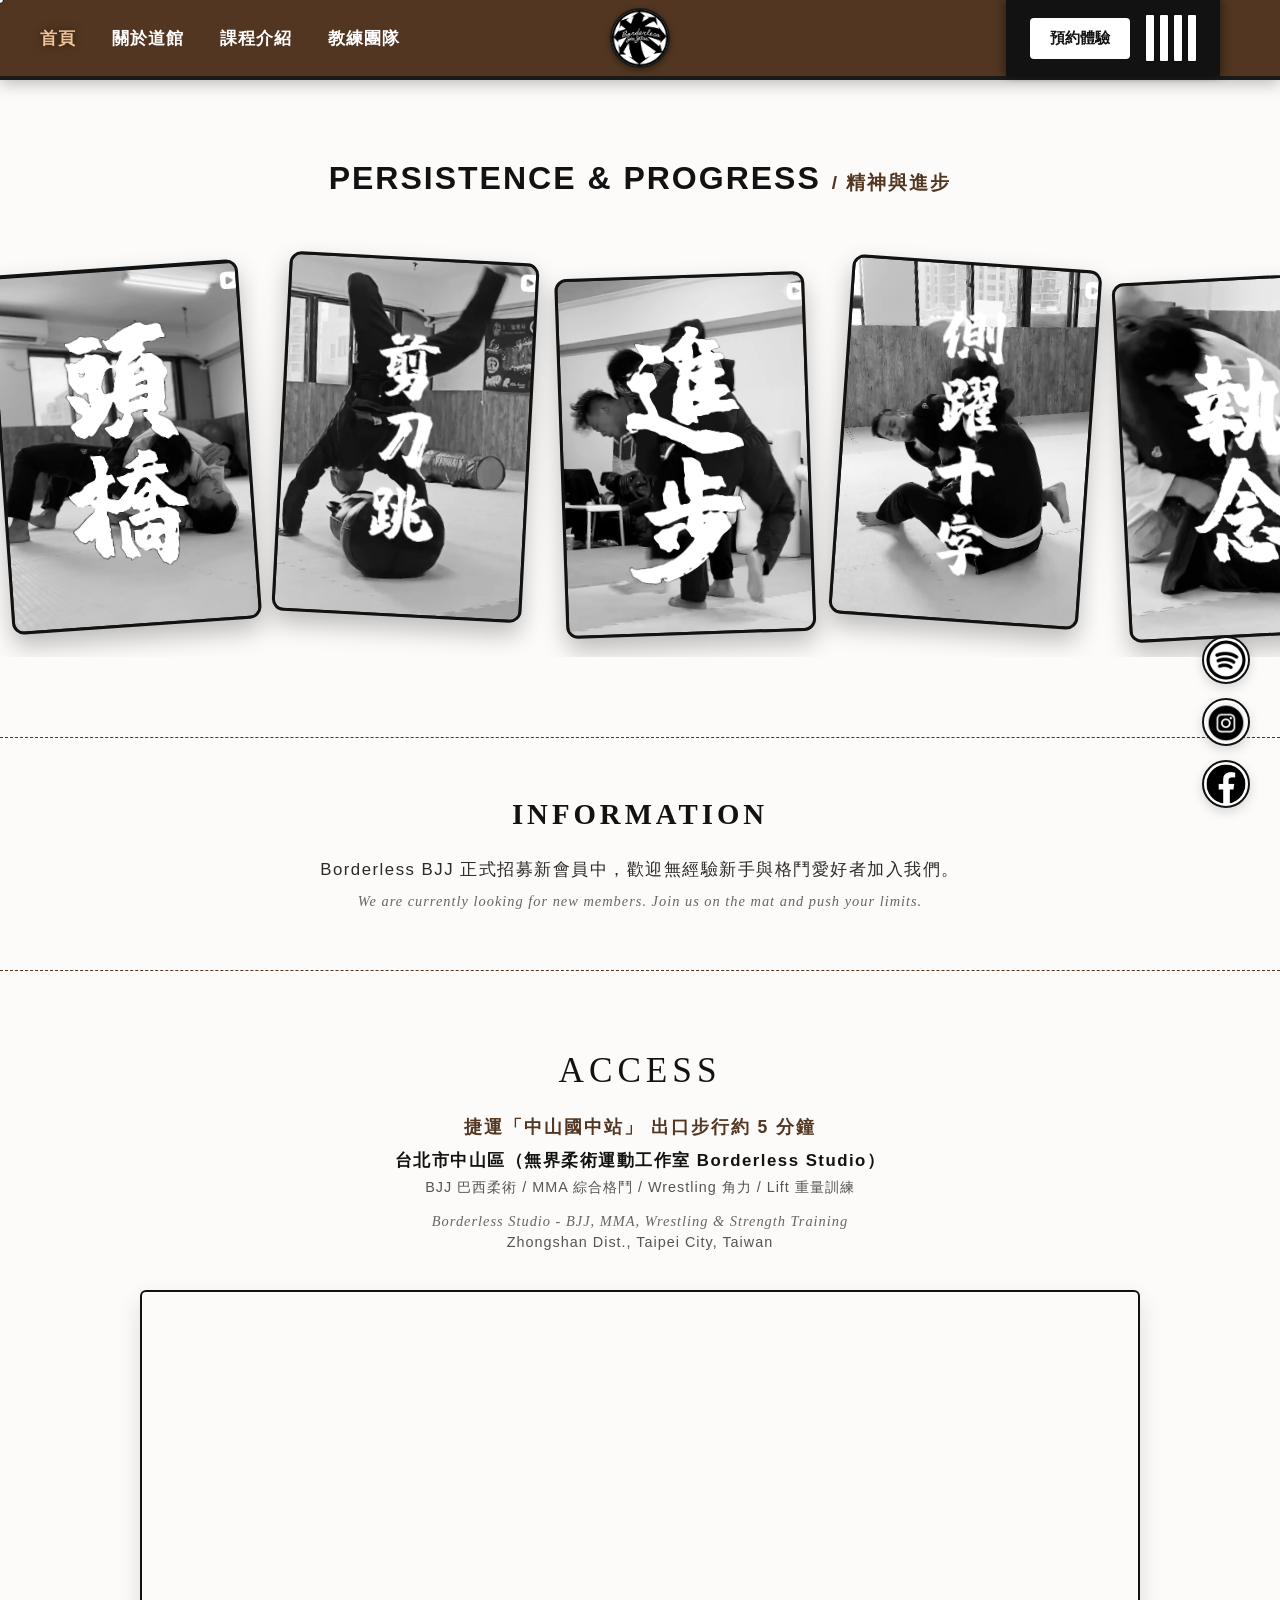
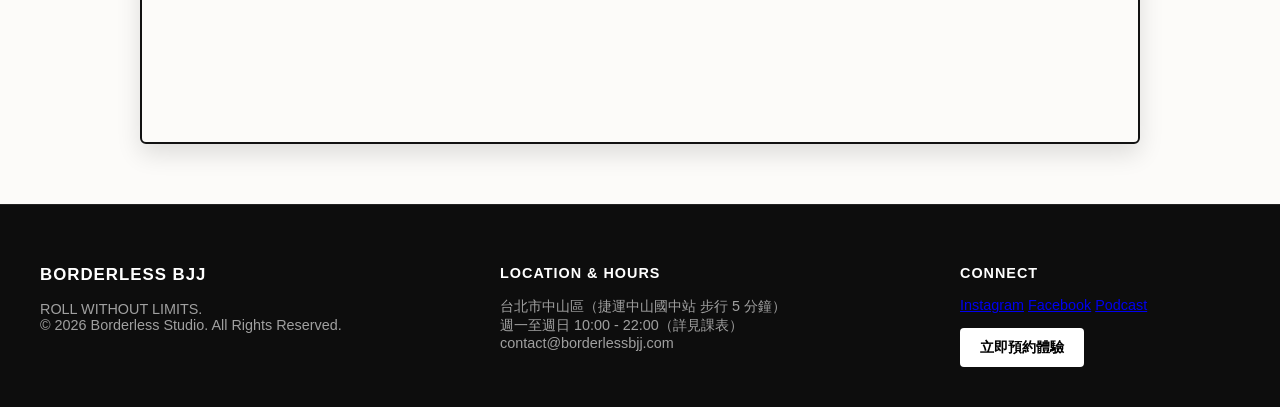
<file: index.html>
<!DOCTYPE html>
<html lang="zh-TW">
<head>
    <!-- 防 Clickjacking、防 XSS、強同源隔離 -->
    <meta http-equiv="Content-Security-Policy" content="default-src 'self' https://www.google.com https://open.spotify.com https://www.instagram.com; script-src 'self' 'unsafe-inline'; style-src 'self' 'unsafe-inline'; frame-src https://www.google.com; img-src 'self' data: https:;">
    <meta http-equiv="X-Content-Type-Options" content="nosniff">
    <meta name="referrer" content="strict-origin-when-cross-origin">
    
    <meta charset="UTF-8">
    <meta name="viewport" content="width=device-width, initial-scale=1.0">
    <title>Borderless BJJ | 無界柔術運動工作室</title>

    <!-- 基礎 SEO & 社群分享卡片 (LINE / IG 預覽) -->
    <meta name="description" content="Borderless BJJ 無界柔術運動工作室，鄰近捷運中山國中站。提供巴西柔術 (BJJ)、綜合格鬥 (MMA)、角力與重量訓練，歡迎新手預約體驗。">
    <meta property="og:title" content="Borderless BJJ | 無界柔術運動工作室">
    <meta property="og:description" content="台北市中山區格鬥訓練首選，提供巴西柔術、綜合格鬥與體能訓練。">
    <meta property="og:image" content="image/logo1.png">
    <meta property="og:type" content="website">

    <link rel="stylesheet" href="css/index.css">
</head>
<body>

    <!-- 0. 自訂鼠標元素 (必須存在於 body 內) -->
    <div class="cursor-dot" id="cursorDot"></div>
    <div class="cursor-ring" id="cursorRing"></div>

    <!-- 1. 柔術棕帶 Header -->
    <header class="navbar">
        <div class="nav-container">
            
            <!-- 手機版漢堡按鈕 (寬度小於 1080px 時由 CSS 喚醒) -->
            <button class="hamburger-btn" id="hamburgerBtn" aria-label="Toggle Menu">
                <span></span>
                <span></span>
                <span></span>
            </button>

            <!-- 桌面版導覽列 -->
            <nav class="nav-links">
                <a href="index.html" class="active">首頁</a>
                <a href="html/place.html">關於道館</a>
                <a href="html/class.html">課程介紹</a>
                <a href="html/team.html">教練團隊</a>
            </nav>

            <!-- 中心圓形 Logo -->
            <a href="index.html" class="nav-logo-center">
                <img src="image/logo1.png" alt="Borderless BJJ Logo">
            </a>

            <!-- 右側黑色 Rank Sleeve -->
            <div class="belt-black-sleeve">
                <a href="html/contact.html" class="btn-reserve">預約體驗</a>
                <div class="stripe-container">
                    <div class="stripe"></div>
                    <div class="stripe"></div>
                    <div class="stripe"></div>
                    <div class="stripe"></div>
                </div>
            </div>

        </div>
    </header>

    <!-- 1.1 手機版全螢幕抽屜選單 (緊接在 header 後方) -->
    <div class="mobile-menu" id="mobileMenu">
        <div class="mobile-menu-links">
            <a href="index.html" class="mobile-link active">首頁</a>
            <a href="html/place.html" class="mobile-link">關於道館</a>
            <a href="html/class.html" class="mobile-link">課程介紹</a>
            <a href="html/team.html" class="mobile-link">教練團隊</a>
            <a href="html/contact.html" class="mobile-link">預約體驗</a>
        </div>
    </div>

    <!-- 2. 方案 B：微傾斜迴轉橫向滾動區塊 -->
    <section class="tilting-marquee-section">
        <h2 class="section-title">PERSISTENCE & PROGRESS <span>/ 精神與進步</span></h2>
        
        <div class="tilting-marquee-wrapper">
            <div class="tilting-marquee-track">
                <!-- 第一組 6 張卡片 -->
                <div class="tilt-card card-1"><img src="image/slidewin/head.png" alt="Head"></div>
                <div class="tilt-card card-2"><img src="image/slidewin/jump.png" alt="Jump"></div>
                <div class="tilt-card card-3"><img src="image/slidewin/progress.png" alt="Progress"></div>
                <div class="tilt-card card-4"><img src="image/slidewin/side.png" alt="Side"></div>
                <div class="tilt-card card-5"><img src="image/slidewin/think.png" alt="Think"></div>
                <div class="tilt-card card-6"><img src="image/slidewin/walk.png" alt="Walk"></div>

                <!-- 第二組複製卡片（無縫接續循環） -->
                <div class="tilt-card card-1"><img src="image/slidewin/head.png" alt="Head"></div>
                <div class="tilt-card card-2"><img src="image/slidewin/jump.png" alt="Jump"></div>
                <div class="tilt-card card-3"><img src="image/slidewin/progress.png" alt="Progress"></div>
                <div class="tilt-card card-4"><img src="image/slidewin/side.png" alt="Side"></div>
                <div class="tilt-card card-5"><img src="image/slidewin/think.png" alt="Think"></div>
                <div class="tilt-card card-6"><img src="image/slidewin/walk.png" alt="Walk"></div>
            </div>
        </div>
    </section>

    <!-- 3. INFORMATION 會員募集區塊 -->
    <section class="info-section">
        <div class="info-container">
            <h2 class="info-title">INFORMATION</h2>
            <p class="info-text-zh">Borderless BJJ 正式招募新會員中，歡迎無經驗新手與格鬥愛好者加入我們。</p>
            <p class="info-text-en">We are currently looking for new members. Join us on the mat and push your limits.</p>
        </div>
    </section>

    <!-- 4. ACCESS 交通資訊區塊 -->
    <section class="access-section">
        <div class="access-container">
        
            <!-- 上方文字資訊 -->
            <h2 class="access-title">ACCESS</h2>
        
            <p class="access-sub">捷運「中山國中站」 出口步行約 5 分鐘</p>
            <p class="access-address-zh">台北市中山區（無界柔術運動工作室 Borderless Studio）</p>
            <p class="access-tel">BJJ 巴西柔術 / MMA 綜合格鬥 / Wrestling 角力 / Lift 重量訓練</p>
        
            <p class="access-address-en">Borderless Studio - BJJ, MMA, Wrestling & Strength Training</p>
            <p class="access-tel">Zhongshan Dist., Taipei City, Taiwan</p>

            <div class="map-wrapper">
                <iframe
                    src="https://www.google.com/maps/embed?pb=!1m18!1m12!1m3!1d3614.105971542422!2d121.54218547605136!3d25.064397137065512!2m3!1f0!2f0!3f0!3m2!1i1024!2i768!4f13.1!3m3!1m2!1s0x3442abc0a546afa7%3A0x8ec4316cdc5d2837!2z54Sh55WM5p-U6KGT6YGL5YuV5bel5L2c5a6kIEJvcmRlcmxlc3MgU3R1ZGlvIChCSkrlt7Topb_mn5TooZPjgIFNTUHntpzlkIjmrabooZPjgIFXcmVzdGxpbmfop5LlipvjgIFMaWZ06YeN6YeP6KiT57e0KQ!5e0!3m2!1szh-TW!2stw!4v1785494399375!5m2!1szh-TW!2stw" 
                    width="100%" 
                    height="450" 
                    style="border:0;" 
                    allowfullscreen="" 
                    loading="lazy" 
                    referrerpolicy="strict-origin-when-cross-origin"
                    sandbox="allow-scripts allow-same-origin allow-popups allow-popups-to-escape-sandbox">
                </iframe>
            </div>

        </div>
    </section>

    <!-- 5. 右下角浮動社群 & TOP 快捷按鈕區塊 -->
    <div class="fab-container">
        <!-- Spotify Podcast -->
        <a href="https://open.spotify.com/show/1P2QQVMFtGvqf528ZZ8m6Z" target="_blank" class="fab-btn" title="Spotify Podcast">
            <img src="image/mediaicon/spotify.png" alt="Spotify">
        </a>

        <!-- Instagram -->
        <a href="https://www.instagram.com/borderlessjiujitsu/" target="_blank" class="fab-btn" title="Instagram">
            <img src="image/mediaicon/IG.png" alt="Instagram">
        </a>

        <!-- Facebook -->
        <a href="https://www.facebook.com/borderlessjiujitsu/?locale=zh_TW" target="_blank" class="fab-btn" title="Facebook">
            <img src="image/mediaicon/FB.png" alt="Facebook">
        </a>

        <!-- 回到頂部按鈕 -->
        <button id="backToTopBtn" class="fab-btn fab-top" title="回到頂部">
            <span>TOP</span>
        </button>
    </div>

    <!-- 頁面底部黑條 -->
    <footer class="site-footer">
        <div class="footer-container">
        
            <!-- 左：品牌與精神 -->
            <div class="footer-col footer-brand">
                <h3 class="footer-logo">BORDERLESS BJJ</h3>
                <p class="footer-slogan">ROLL WITHOUT LIMITS.</p>
                <p class="copyright">&copy; 2026 Borderless Studio. All Rights Reserved.</p>
            </div>

            <!-- 中：營運與地點核心資訊 -->
            <div class="footer-col footer-info">
                <h4>LOCATION & HOURS</h4>
                <p><i class="icon-loc"></i> 台北市中山區（捷運中山國中站 步行 5 分鐘）</p>
                <p><i class="icon-time"></i> 週一至週日 10:00 - 22:00（詳見課表）</p>
                <p><i class="icon-mail"></i> contact@borderlessbjj.com</p>
            </div>

            <!-- 右：社群與行動 CTA -->
            <div class="footer-col footer-actions">
                <h4>CONNECT</h4>
                <div class="footer-socials">
                    <a href="https://www.instagram.com/borderlessjiujitsu/" target="_blank" rel="noopener noreferrer" aria-label="Instagram">Instagram</a>
                    <a href="https://www.facebook.com/borderlessjiujitsu/" target="_blank" rel="noopener noreferrer" aria-label="Facebook">Facebook</a>
                    <a href="https://open.spotify.com/show/1P2QQVMFtGvqf528ZZ8m6Z" target="_blank" rel="noopener noreferrer" aria-label="Spotify">Podcast</a>
                </div>
                <a href="html/contact.html" class="footer-reserve-btn">立即預約體驗</a>
            </div>

        </div>
    </footer>

    <!-- 6. 腳本區塊 -->
    <script src="javascript/rolltop.js"></script>
    <script src="javascript/hamburger.js"></script>
    <script src="javascript/cursor.js"></script>

</body>
</html>
</file>
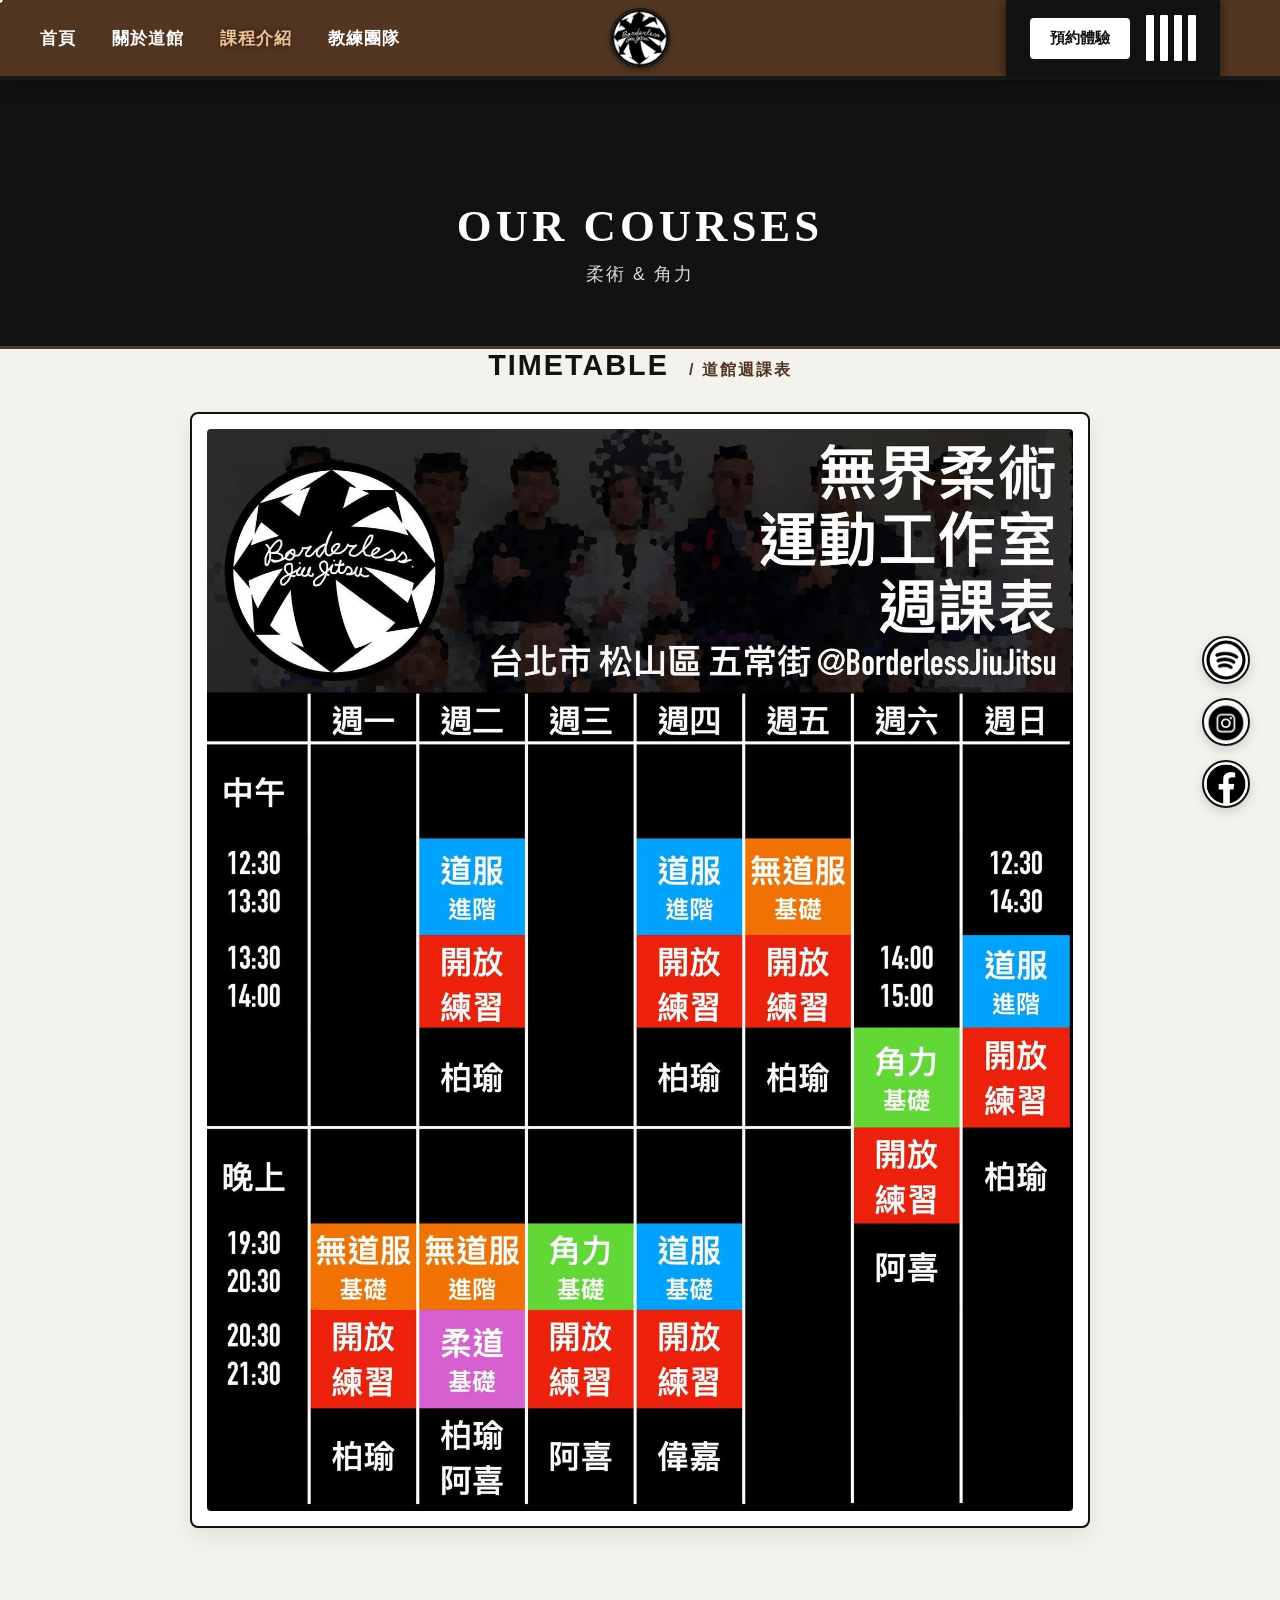
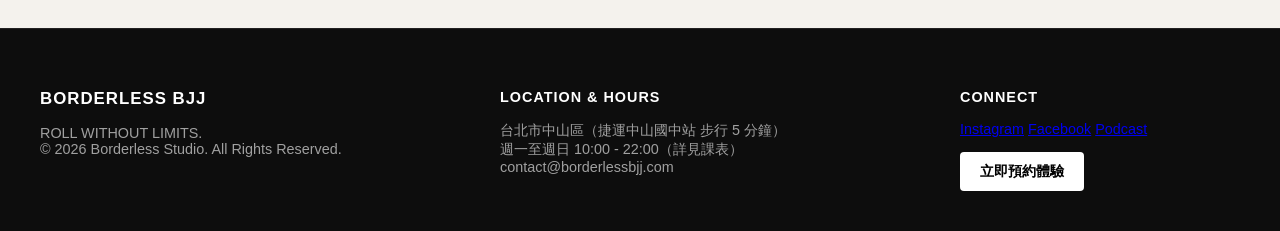
<file: html/class.html>
<!DOCTYPE html>
<html lang="zh-TW">
<head>
    <!-- 防 Clickjacking、防 XSS、強同源隔離 -->
    <meta http-equiv="Content-Security-Policy" content="default-src 'self' https://www.google.com https://open.spotify.com https://www.instagram.com; script-src 'self' 'unsafe-inline'; style-src 'self' 'unsafe-inline'; frame-src https://www.google.com; img-src 'self' data: https:;">
    <meta http-equiv="X-Content-Type-Options" content="nosniff">
    <meta name="referrer" content="strict-origin-when-cross-origin">
    
    <meta charset="UTF-8">
    <meta name="viewport" content="width=device-width, initial-scale=1.0">
    <title>課程介紹 | Borderless BJJ</title>
    
    <!-- 1. 全站通用樣式 -->
    <link rel="stylesheet" href="../css/index.css">
    
    <!-- 2. 「課程介紹」專屬獨立樣式 -->
    <link rel="stylesheet" href="../css/class.css">
</head>
<body>
    <!-- 0. 自訂鼠標元素 -->
    <div class="cursor-dot" id="cursorDot"></div>
    <div class="cursor-ring" id="cursorRing"></div>
    <!-- 1. 柔術棕帶 Header -->
    <header class="navbar">
        <div class="nav-container">
            
            <!-- 手機版漢堡按鈕 -->
            <button class="hamburger-btn" id="hamburgerBtn" aria-label="Toggle Menu">
                <span></span>
                <span></span>
                <span></span>
            </button>

            <!-- 桌面版導覽列 (路徑修正) -->
            <nav class="nav-links">
                <a href="../index.html">首頁</a>
                <a href="place.html">關於道館</a>
                <a href="class.html" class="active">課程介紹</a>
                <a href="team.html">教練團隊</a>
            </nav>

            <!-- 中心圓形 Logo -->
            <a href="../index.html" class="nav-logo-center">
                <img src="../image/logo1.png" alt="Borderless BJJ Logo">
            </a>

            <!-- 右側黑色 Rank Sleeve -->
            <div class="belt-black-sleeve">
                <a href="contact.html" class="btn-reserve">預約體驗</a>
                <div class="stripe-container">
                    <div class="stripe"></div>
                    <div class="stripe"></div>
                    <div class="stripe"></div>
                    <div class="stripe"></div>
                </div>
            </div>

        </div>
    </header>

    <!-- 1.1 手機版全螢幕抽屜選單 -->
    <div class="mobile-menu" id="mobileMenu">
        <div class="mobile-menu-links">
            <a href="../index.html" class="mobile-link">首頁</a>
            <a href="place.html" class="mobile-link">關於道館</a>
            <a href="class.html" class="mobile-link active">課程介紹</a>
            <a href="team.html" class="mobile-link">教練團隊</a>
            <a href="contact.html" class="mobile-link">預約體驗</a>
        </div>
    </div>

    <!-- 2. 頁面頂部大 Banner (Hero Section) -->
    <section class="page-hero">
        <div class="hero-content">
            <h1 class="hero-title">OUR COURSES</h1>
            <p class="hero-subtitle">柔術 & 角力</p>
        </div>
    </section>

    <!-- 3. 課表展示區塊 (Schedule) -->
    <section class="schedule-section">
        <div class="container">
            <h2 class="schedule-main-title">TIMETABLE <span>/ 道館週課表</span></h2>
            <div class="schedule-img-box">
                <img src="../image/curriculum.jpg" alt="無界柔術課表" class="schedule-img">
            </div>
        </div>
    </section>

    <!-- 4. 右下角快捷按鈕 (含 Top 按鈕) -->
    <div class="fab-container">
        <a href="https://open.spotify.com/show/1P2QQVMFtGvqf528ZZ8m6Z" target="_blank" class="fab-btn" title="Spotify Podcast">
            <img src="../image/mediaicon/spotify.png" alt="Spotify">
        </a>
        <a href="https://www.instagram.com/borderlessjiujitsu/" target="_blank" class="fab-btn" title="Instagram">
            <img src="../image/mediaicon/IG.png" alt="Instagram">
        </a>
        <a href="https://www.facebook.com/borderlessjiujitsu/?locale=zh_TW" target="_blank" class="fab-btn" title="Facebook">
            <img src="../image/mediaicon/FB.png" alt="Facebook">
        </a>
        <button id="backToTopBtn" class="fab-btn fab-top" title="回到頂部">
            <span>TOP</span>
        </button>
    </div>
    <!-- 頁面底部黑條 -->
    <footer class="site-footer">
        <div class="footer-container">
        
            <!-- 左：品牌與精神 -->
            <div class="footer-col footer-brand">
                <h3 class="footer-logo">BORDERLESS BJJ</h3>
                <p class="footer-slogan">ROLL WITHOUT LIMITS.</p>
                <p class="copyright">&copy; 2026 Borderless Studio. All Rights Reserved.</p>
            </div>

            <!-- 中：營運與地點核心資訊 -->
            <div class="footer-col footer-info">
                <h4>LOCATION & HOURS</h4>
                <p><i class="icon-loc"></i> 台北市中山區（捷運中山國中站 步行 5 分鐘）</p>
                <p><i class="icon-time"></i> 週一至週日 10:00 - 22:00（詳見課表）</p>
                <p><i class="icon-mail"></i> contact@borderlessbjj.com</p>
            </div>

            <!-- 右：社群與行動 CTA -->
            <div class="footer-col footer-actions">
                <h4>CONNECT</h4>
                <div class="footer-socials">
                    <a href="https://www.instagram.com/borderlessjiujitsu/" target="_blank" rel="noopener noreferrer" aria-label="Instagram">Instagram</a>
                    <a href="https://www.facebook.com/borderlessjiujitsu/" target="_blank" rel="noopener noreferrer" aria-label="Facebook">Facebook</a>
                    <a href="https://open.spotify.com/show/1P2QQVMFtGvqf528ZZ8m6Z" target="_blank" rel="noopener noreferrer" aria-label="Spotify">Podcast</a>
                </div>
                <a href="html/contact.html" class="footer-reserve-btn">立即預約體驗</a>
            </div>

        </div>
    </footer>

    <!-- 5. 腳本引入 -->
    <script src="../javascript/rolltop.js"></script>
    <script src="../javascript/hamburger.js"></script>
    <script src="../javascript/cursor.js"></script>

</body>
</html>
</file>
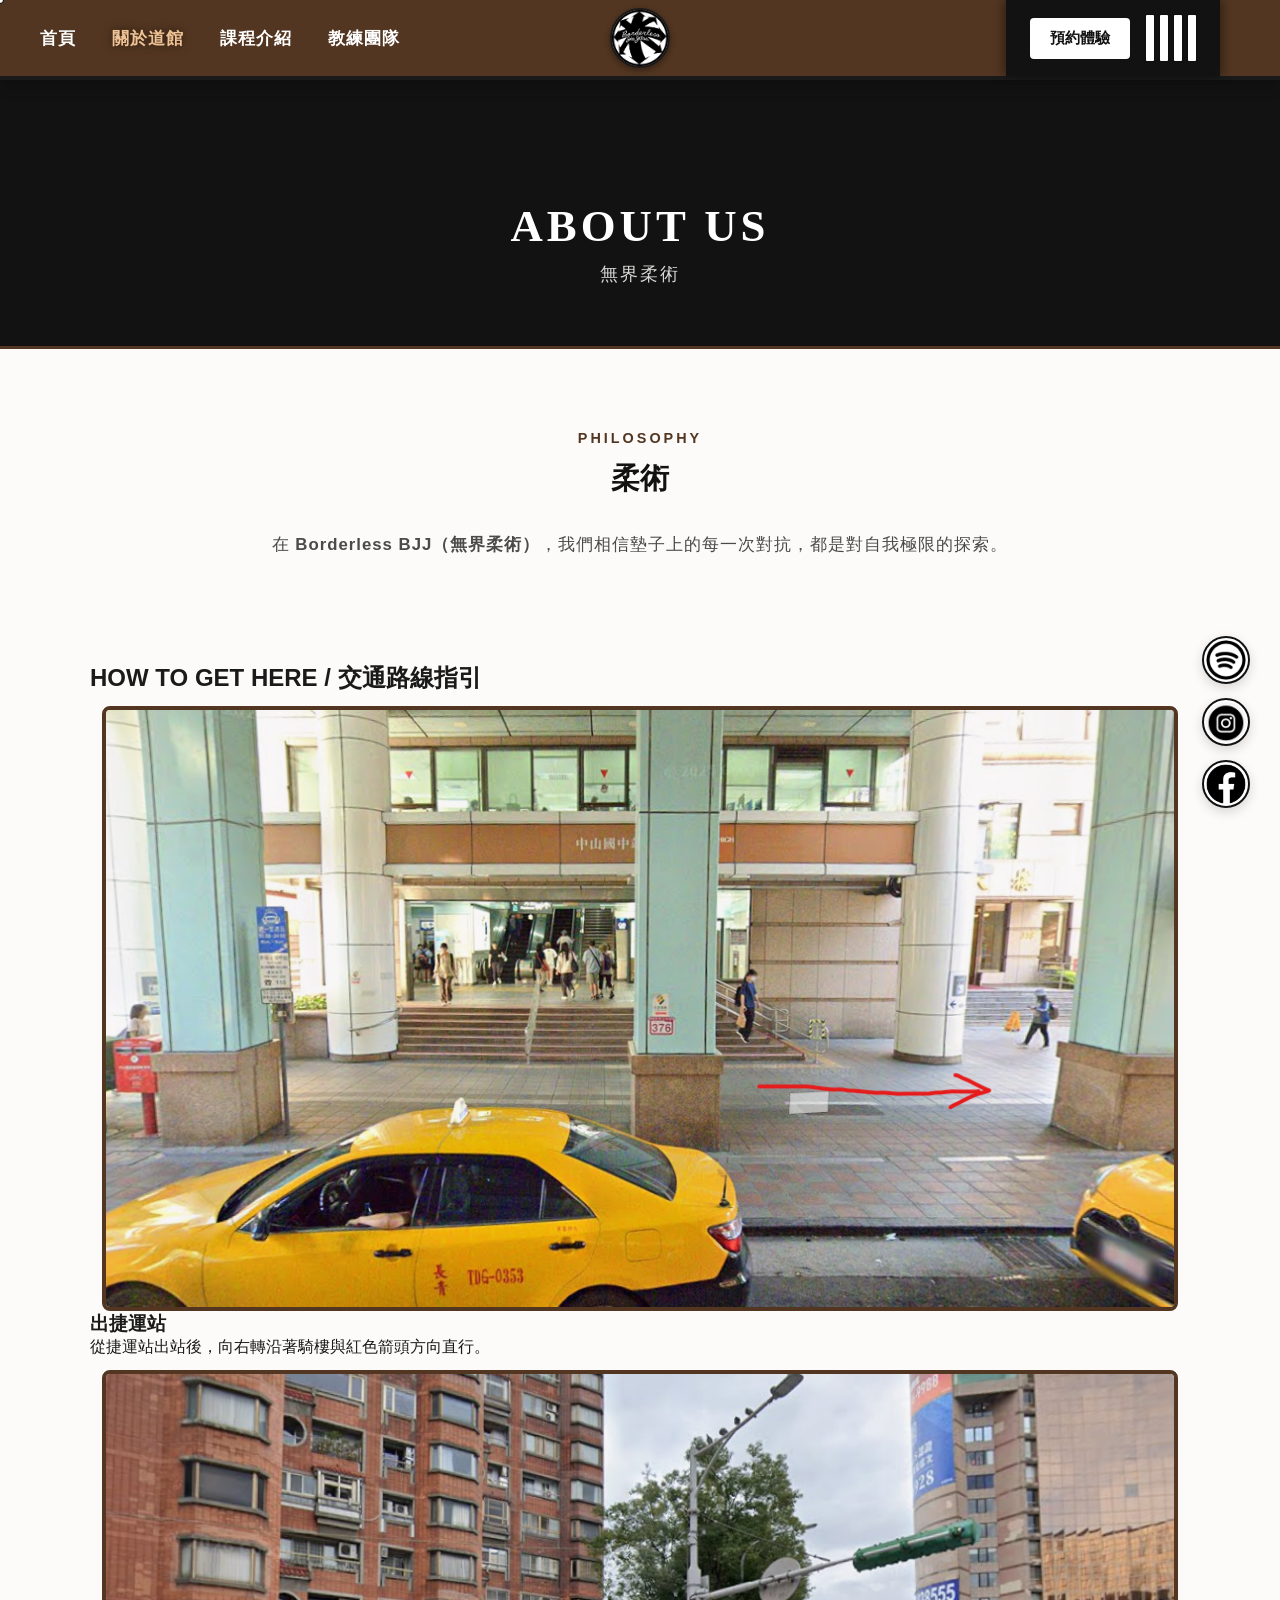
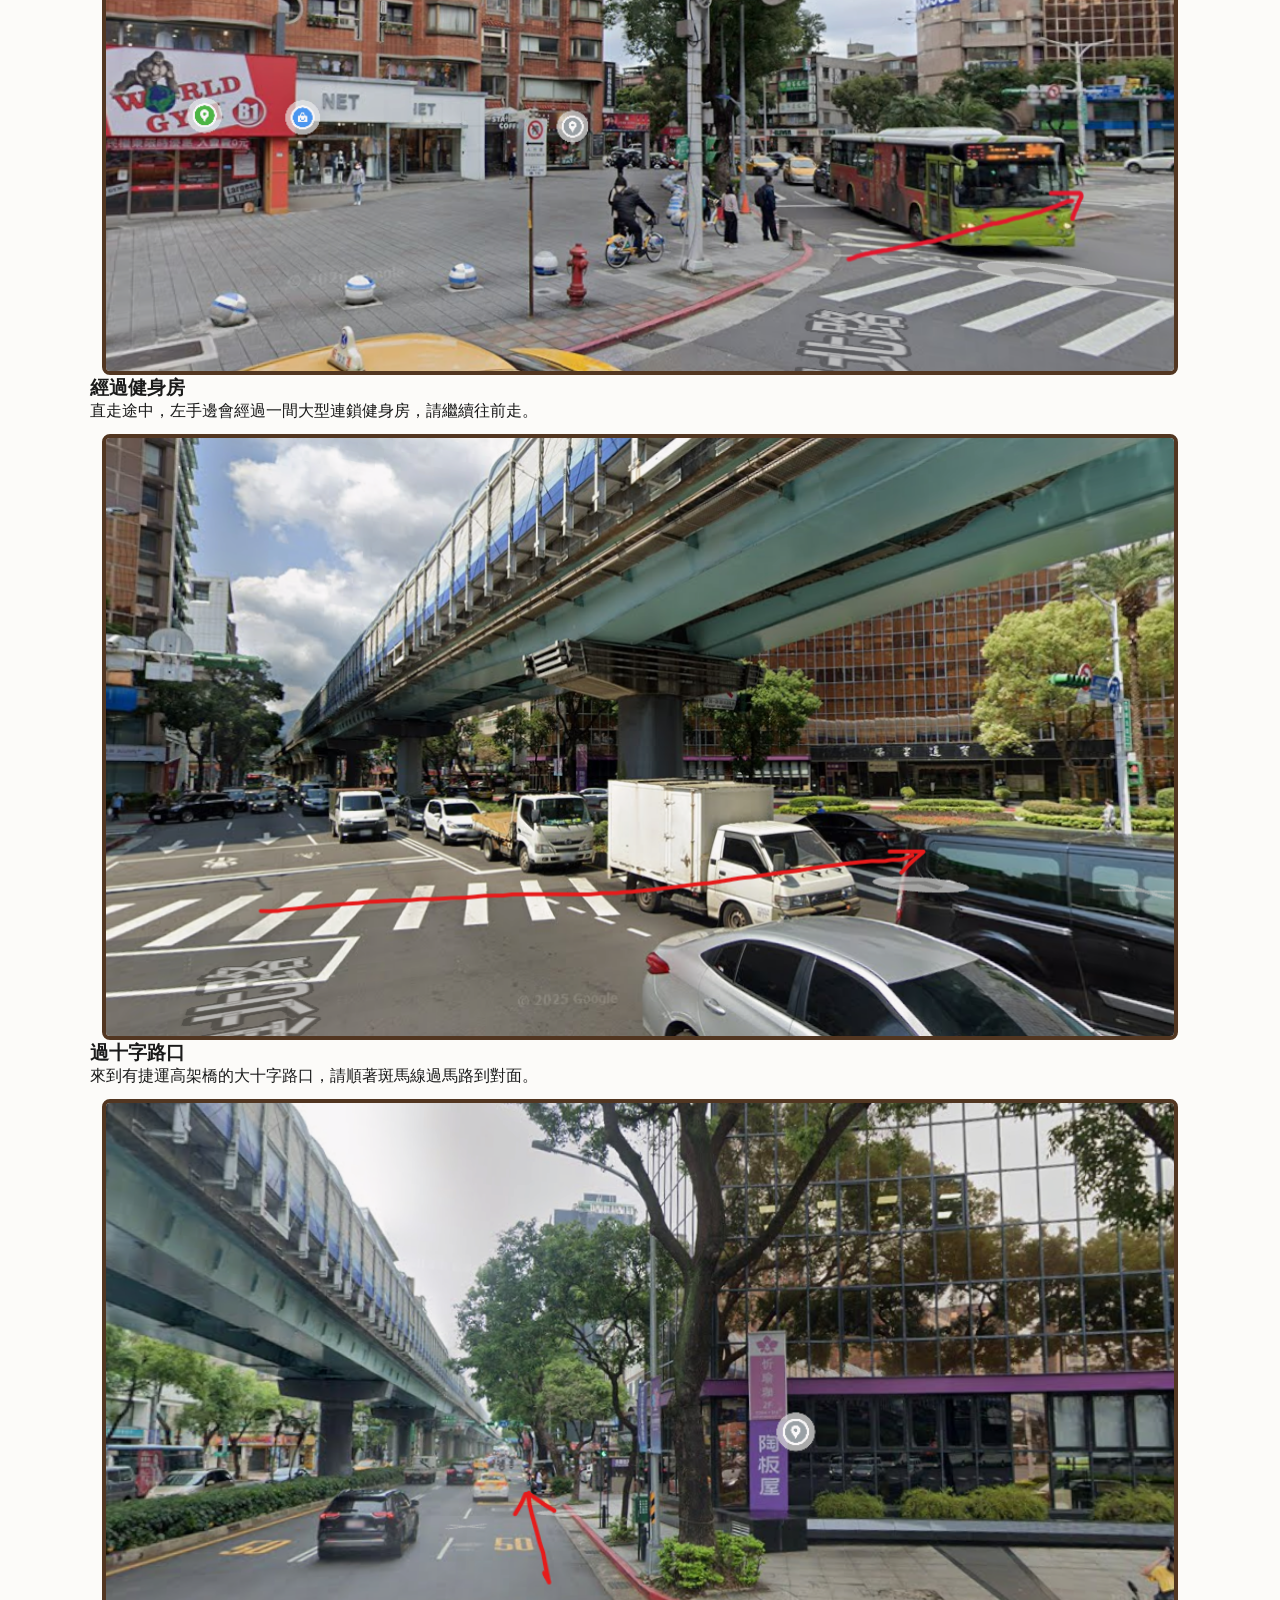
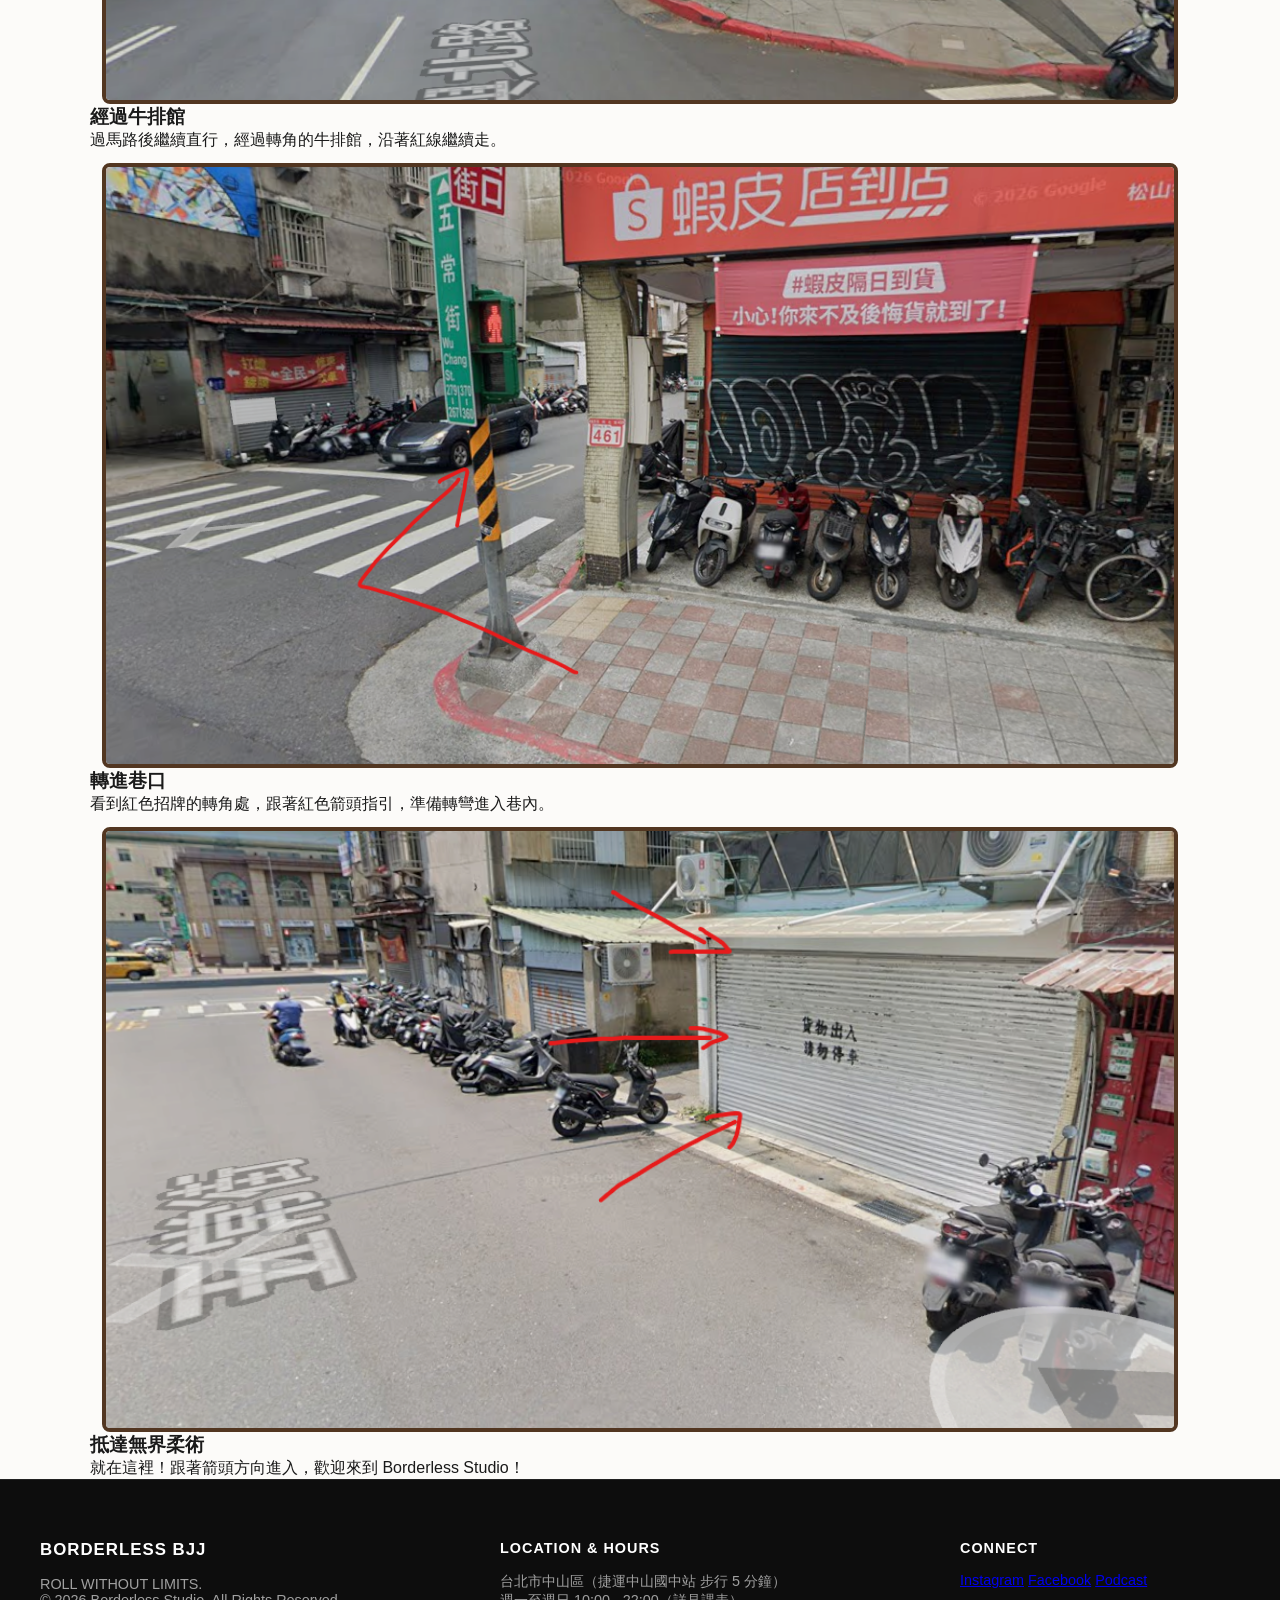
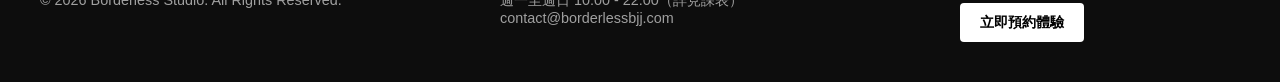
<file: html/place.html>
<!DOCTYPE html>
<html lang="zh-TW">
<head>
    <!-- 防 Clickjacking、防 XSS、強同源隔離 -->
    <meta http-equiv="Content-Security-Policy" content="default-src 'self' https://www.google.com https://open.spotify.com https://www.instagram.com; script-src 'self' 'unsafe-inline'; style-src 'self' 'unsafe-inline'; frame-src https://www.google.com; img-src 'self' data: https:;">
    <meta http-equiv="X-Content-Type-Options" content="nosniff">
    <meta name="referrer" content="strict-origin-when-cross-origin">
    
    <meta charset="UTF-8">
    <meta name="viewport" content="width=device-width, initial-scale=1.0">
    <title>關於道館 | Borderless BJJ</title>
    
    <!-- 1. 全站通用樣式（包含 Header、Navbar、右下角 FAB） -->
    <link rel="stylesheet" href="../css/index.css">
    
    <!-- 2. 「關於道館」專屬獨立樣式 -->
    <link rel="stylesheet" href="../css/place.css">
</head>
<body>
    <!-- 0. 自訂鼠標元素 -->
    <div class="cursor-dot" id="cursorDot"></div>
    <div class="cursor-ring" id="cursorRing"></div>
    <!-- 1. 柔術棕帶 Header -->
    <header class="navbar">
        <div class="nav-container">
            
            <!-- 手機版漢堡按鈕 (寬度小於 1080px 時由 CSS 喚醒) -->
            <button class="hamburger-btn" id="hamburgerBtn" aria-label="Toggle Menu">
                <span></span>
                <span></span>
                <span></span>
            </button>

            <!-- 桌面版導覽列 -->
            <nav class="nav-links">
                <a href="../index.html">首頁</a>
                <a href="place.html" class="active">關於道館</a>
                <a href="class.html">課程介紹</a>
                <a href="team.html">教練團隊</a>
            </nav>

            <!-- 中心圓形 Logo -->
            <a href="../index.html" class="nav-logo-center">
                <img src="../image/logo1.png" alt="Borderless BJJ Logo">
            </a>

            <!-- 右側黑色 Rank Sleeve -->
            <div class="belt-black-sleeve">
                <a href="contact.html" class="btn-reserve">預約體驗</a>
                <div class="stripe-container">
                    <div class="stripe"></div>
                    <div class="stripe"></div>
                    <div class="stripe"></div>
                    <div class="stripe"></div>
                </div>
            </div>

        </div>
    </header>

    <!-- 1.1 手機版全螢幕抽屜選單 -->
    <div class="mobile-menu" id="mobileMenu">
        <div class="mobile-menu-links">
            <a href="../index.html" class="mobile-link">首頁</a>
            <a href="place.html" class="mobile-link active">關於道館</a>
            <a href="class.html" class="mobile-link">課程介紹</a>
            <a href="team.html" class="mobile-link">教練團隊</a>
            <a href="contact.html" class="mobile-link">預約體驗</a>
        </div>
    </div>

    <!-- 2. 頁面頂部大 Banner (Hero Section) -->
    <section class="page-hero">
        <div class="hero-content">
            <h1 class="hero-title">ABOUT US</h1>
            <p class="hero-subtitle">無界柔術</p>
        </div>
    </section>

    <!-- 3. 道館核心理念 (Philosophy) -->
    <section class="philosophy-section">
        <div class="container-narrow">
            <span class="sub-tag">PHILOSOPHY</span>
            <h2 class="section-heading">柔術</h2>
            <div class="philosophy-content">
                <p>
                    在 <strong>Borderless BJJ（無界柔術）</strong>，我們相信墊子上的每一次對抗，都是對自我極限的探索。
                </p>
            </div>
        </div>
    </section>

    <!-- 4. 6 步驟實景路線指引區塊 -->
    <section class="route-section">
        <div class="container">
            <h2 class="route-main-title">HOW TO GET HERE <span>/ 交通路線指引</span></h2>
            
            <div class="route-grid">
                
                <!-- STEP 01: 出捷運站 -->
                <div class="route-card">
                    <div class="route-img-box">
                        <img src="../image/map/exit.png" alt="捷運出口">
                        <span class="step-badge">STEP 01</span>
                    </div>
                    <div class="route-info">
                        <h3>出捷運站</h3>
                        <p>從捷運站出站後，向右轉沿著騎樓與紅色箭頭方向直行。</p>
                    </div>
                </div>

                <!-- STEP 02: 經過健身房 -->
                <div class="route-card">
                    <div class="route-img-box">
                        <img src="../image/map/gym.png" alt="經過健身房">
                        <span class="step-badge">STEP 02</span>
                    </div>
                    <div class="route-info">
                        <h3>經過健身房</h3>
                        <p>直走途中，左手邊會經過一間大型連鎖健身房，請繼續往前走。</p>
                    </div>
                </div>

                <!-- STEP 03: 過馬路 -->
                <div class="route-card">
                    <div class="route-img-box">
                        <img src="../image/map/cross.png" alt="過大馬路">
                        <span class="step-badge">STEP 03</span>
                    </div>
                    <div class="route-info">
                        <h3>過十字路口</h3>
                        <p>來到有捷運高架橋的大十字路口，請順著斑馬線過馬路到對面。</p>
                    </div>
                </div>

                <!-- STEP 04: 經過牛排館 -->
                <div class="route-card">
                    <div class="route-img-box">
                        <img src="../image/map/steak.png" alt="經過牛排館">
                        <span class="step-badge">STEP 04</span>
                    </div>
                    <div class="route-info">
                        <h3>經過牛排館</h3>
                        <p>過馬路後繼續直行，經過轉角的牛排館，沿著紅線繼續走。</p>
                    </div>
                </div>

                <!-- STEP 05: 快到了 (轉彎) -->
                <div class="route-card">
                    <div class="route-img-box">
                        <img src="../image/map/almost.png" alt="轉進巷口">
                        <span class="step-badge">STEP 05</span>
                    </div>
                    <div class="route-info">
                        <h3>轉進巷口</h3>
                        <p>看到紅色招牌的轉角處，跟著紅色箭頭指引，準備轉彎進入巷內。</p>
                    </div>
                </div>

                <!-- STEP 06: 抵達目的地 -->
                <div class="route-card">
                    <div class="route-img-box">
                        <img src="../image/map/point.png" alt="抵達道館">
                        <span class="step-badge">STEP 06</span>
                    </div>
                    <div class="route-info">
                        <h3>抵達無界柔術</h3>
                        <p>就在這裡！跟著箭頭方向進入，歡迎來到 Borderless Studio！</p>
                    </div>
                </div>

            </div>
        </div>
    </section>

    <!-- 5. 右下角快捷按鈕 -->
    <div class="fab-container">
        <a href="https://open.spotify.com/show/1P2QQVMFtGvqf528ZZ8m6Z" target="_blank" class="fab-btn" title="Spotify Podcast">
            <img src="../image/mediaicon/spotify.png" alt="Spotify">
        </a>
        <a href="https://www.instagram.com/borderlessjiujitsu/" target="_blank" class="fab-btn" title="Instagram">
            <img src="../image/mediaicon/IG.png" alt="Instagram">
        </a>
        <a href="https://www.facebook.com/borderlessjiujitsu/?locale=zh_TW" target="_blank" class="fab-btn" title="Facebook">
            <img src="../image/mediaicon/FB.png" alt="Facebook">
        </a>
        <button id="backToTopBtn" class="fab-btn fab-top" title="回到頂部">
            <span>TOP</span>
        </button>
    </div>

    <!-- 頁面底部黑條 -->
    <footer class="site-footer">
        <div class="footer-container">
        
            <!-- 左：品牌與精神 -->
            <div class="footer-col footer-brand">
                <h3 class="footer-logo">BORDERLESS BJJ</h3>
                <p class="footer-slogan">ROLL WITHOUT LIMITS.</p>
                <p class="copyright">&copy; 2026 Borderless Studio. All Rights Reserved.</p>
            </div>

            <!-- 中：營運與地點核心資訊 -->
            <div class="footer-col footer-info">
                <h4>LOCATION & HOURS</h4>
                <p><i class="icon-loc"></i> 台北市中山區（捷運中山國中站 步行 5 分鐘）</p>
                <p><i class="icon-time"></i> 週一至週日 10:00 - 22:00（詳見課表）</p>
                <p><i class="icon-mail"></i> contact@borderlessbjj.com</p>
            </div>

            <!-- 右：社群與行動 CTA -->
            <div class="footer-col footer-actions">
                <h4>CONNECT</h4>
                <div class="footer-socials">
                    <a href="https://www.instagram.com/borderlessjiujitsu/" target="_blank" rel="noopener noreferrer" aria-label="Instagram">Instagram</a>
                    <a href="https://www.facebook.com/borderlessjiujitsu/" target="_blank" rel="noopener noreferrer" aria-label="Facebook">Facebook</a>
                    <a href="https://open.spotify.com/show/1P2QQVMFtGvqf528ZZ8m6Z" target="_blank" rel="noopener noreferrer" aria-label="Spotify">Podcast</a>
                </div>
                <a href="html/contact.html" class="footer-reserve-btn">立即預約體驗</a>
            </div>

        </div>
    </footer>

    <!-- 6. 引入 JS -->
    <script src="../javascript/rolltop.js"></script>
    <script src="../javascript/hamburger.js"></script>
    <script src="../javascript/cursor.js"></script>
</body>
</html>
</file>
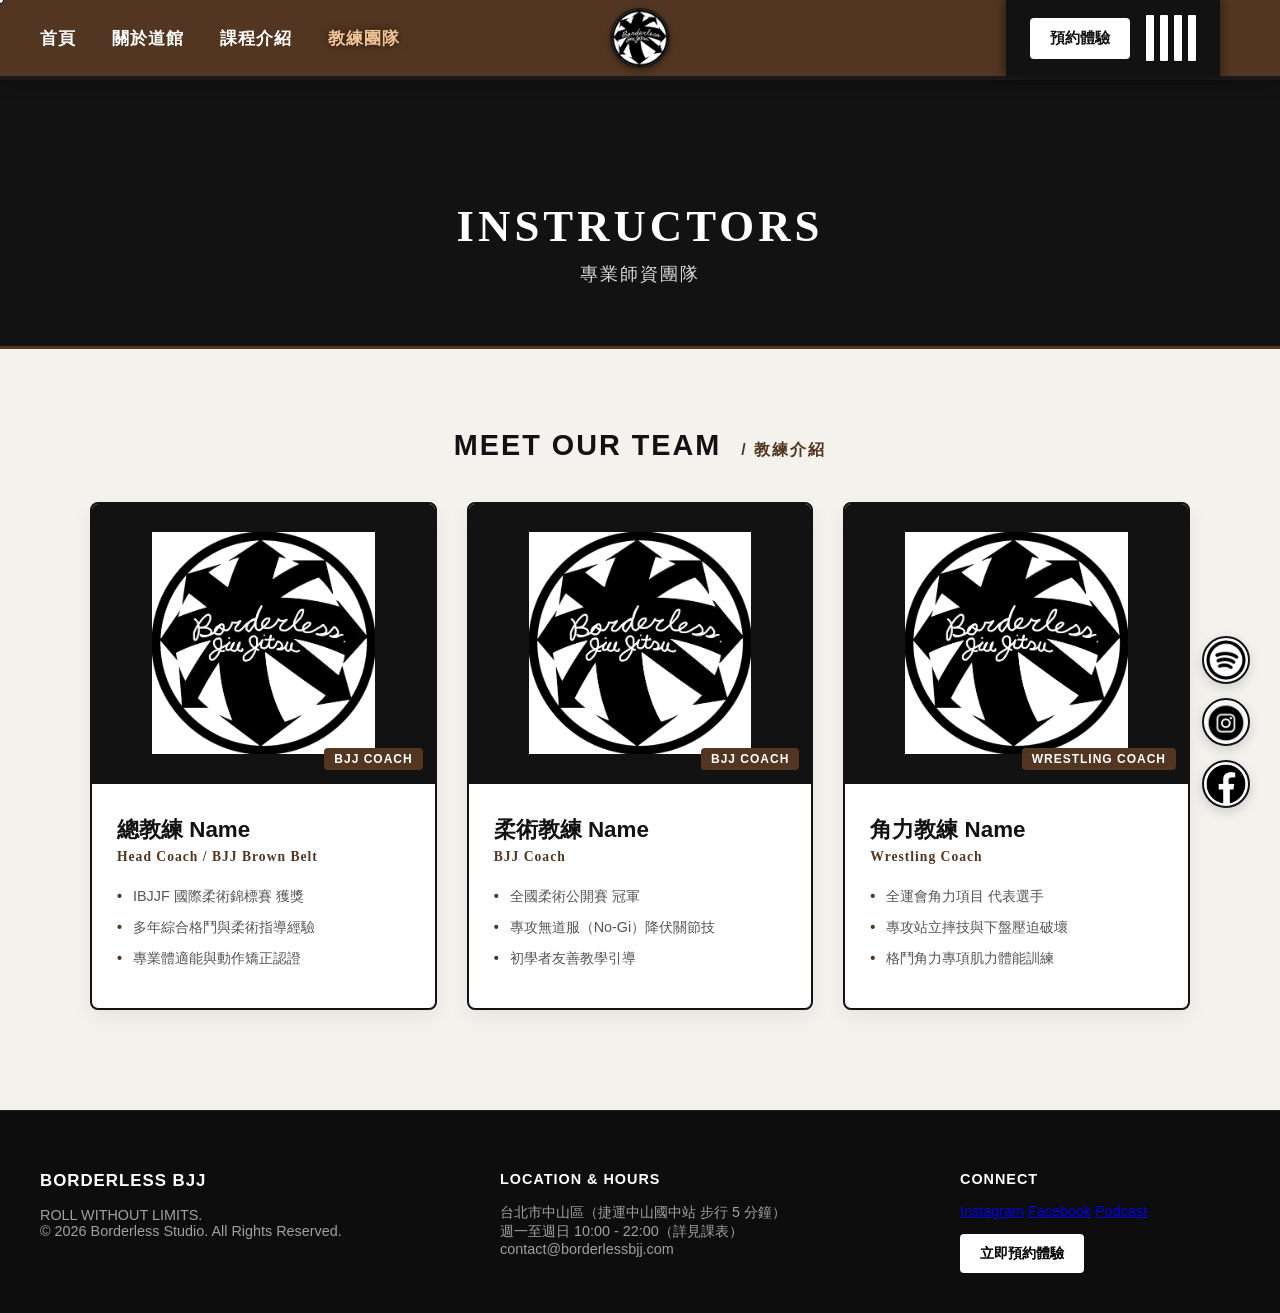
<file: html/team.html>
<!DOCTYPE html>
<html lang="zh-TW">
<head>
    <!-- 防 Clickjacking、防 XSS、強同源隔離 -->
    <meta http-equiv="Content-Security-Policy" content="default-src 'self' https://www.google.com https://open.spotify.com https://www.instagram.com; script-src 'self' 'unsafe-inline'; style-src 'self' 'unsafe-inline'; frame-src https://www.google.com; img-src 'self' data: https:;">
    <meta http-equiv="X-Content-Type-Options" content="nosniff">
    <meta name="referrer" content="strict-origin-when-cross-origin">

    <meta charset="UTF-8">
    <meta name="viewport" content="width=device-width, initial-scale=1.0">
    <title>教練團隊 | Borderless BJJ</title>
    
    <!-- 1. 全站通用樣式 -->
    <link rel="stylesheet" href="../css/index.css">
    
    <!-- 2. 「教練團隊」專屬獨立樣式 -->
    <link rel="stylesheet" href="../css/team.css">
</head>
<!-- 自訂鼠標元素 -->

<body>
    <!-- 0. 自訂鼠標元素（放在 body 內部最上方） -->
    <div class="cursor-dot" id="cursorDot"></div>
    <div class="cursor-ring" id="cursorRing"></div>
    <!-- 1. 柔術棕帶 Header -->
    <header class="navbar">
        <div class="nav-container">
            
            <!-- 手機版漢堡按鈕 (寬度小於 1080px 時由 CSS 喚醒) -->
            <button class="hamburger-btn" id="hamburgerBtn" aria-label="Toggle Menu">
                <span></span>
                <span></span>
                <span></span>
            </button>

            <!-- 桌面版導覽列 (路徑修正：首頁退回上一層，同層頁面直接連) -->
            <nav class="nav-links">
                <a href="../index.html">首頁</a>
                <a href="place.html">關於道館</a>
                <a href="class.html">課程介紹</a>
                <a href="team.html" class="active">教練團隊</a>
            </nav>

            <!-- 中心圓形 Logo -->
            <a href="../index.html" class="nav-logo-center">
                <img src="../image/logo1.png" alt="Borderless BJJ Logo">
            </a>

            <!-- 右側黑色 Rank Sleeve -->
            <div class="belt-black-sleeve">
                <a href="contact.html" class="btn-reserve">預約體驗</a>
                <div class="stripe-container">
                    <div class="stripe"></div>
                    <div class="stripe"></div>
                    <div class="stripe"></div>
                    <div class="stripe"></div>
                </div>
            </div>

        </div>
    </header>

    <!-- 1.1 手機版全螢幕抽屜選單 -->
    <div class="mobile-menu" id="mobileMenu">
        <div class="mobile-menu-links">
            <a href="../index.html" class="mobile-link">首頁</a>
            <a href="place.html" class="mobile-link">關於道館</a>
            <a href="class.html" class="mobile-link">課程介紹</a>
            <a href="team.html" class="mobile-link active">教練團隊</a>
            <a href="contact.html" class="mobile-link">預約體驗</a>
        </div>
    </div>

    <!-- 2. 頁面頂部大黑 Banner (Hero Section) -->
    <section class="page-hero">
        <div class="hero-content">
            <h1 class="hero-title">INSTRUCTORS</h1>
            <p class="hero-subtitle">專業師資團隊</p>
        </div>
    </section>

    <!-- 3. 教練團隊展示區塊 -->
    <section class="coaches-section">
        <div class="container">
            <h2 class="coaches-main-title">MEET OUR TEAM <span>/ 教練介紹</span></h2>
            
            <div class="coaches-grid">
                
                <!-- 教練 1 -->
                <div class="coach-card">
                    <div class="coach-img-box">
                        <img src="../image/logo1.png" alt="總教練 Head Coach" class="coach-img">
                        <span class="coach-badge">BJJ COACH</span>
                    </div>
                    <div class="coach-info">
                        <h3 class="coach-name-zh">總教練 Name</h3>
                        <p class="coach-title-en">Head Coach / BJJ Brown Belt</p>
                        <ul class="coach-achievements">
                            <li>IBJJF 國際柔術錦標賽 獲獎</li>
                            <li>多年綜合格鬥與柔術指導經驗</li>
                            <li>專業體適能與動作矯正認證</li>
                        </ul>
                    </div>
                </div>

                <!-- 教練 2 -->
                <div class="coach-card">
                    <div class="coach-img-box">
                        <img src="../image/logo1.png" alt="柔術教練 Coach" class="coach-img">
                        <span class="coach-badge">BJJ COACH</span>
                    </div>
                    <div class="coach-info">
                        <h3 class="coach-name-zh">柔術教練 Name</h3>
                        <p class="coach-title-en">BJJ Coach</p>
                        <ul class="coach-achievements">
                            <li>全國柔術公開賽 冠軍</li>
                            <li>專攻無道服（No-Gi）降伏關節技</li>
                            <li>初學者友善教學引導</li>
                        </ul>
                    </div>
                </div>

                <!-- 教練 3 -->
                <div class="coach-card">
                    <div class="coach-img-box">
                        <img src="../image/logo1.png" alt="角力教練 Coach" class="coach-img">
                        <span class="coach-badge">WRESTLING COACH</span>
                    </div>
                    <div class="coach-info">
                        <h3 class="coach-name-zh">角力教練 Name</h3>
                        <p class="coach-title-en">Wrestling Coach</p>
                        <ul class="coach-achievements">
                            <li>全運會角力項目 代表選手</li>
                            <li>專攻站立摔技與下盤壓迫破壞</li>
                            <li>格鬥角力專項肌力體能訓練</li>
                        </ul>
                    </div>
                </div>

            </div>
        </div>
    </section>

    <!-- 4. 右下角快捷按鈕 (含 Top 按鈕) -->
    <div class="fab-container">
        <a href="https://open.spotify.com/show/1P2QQVMFtGvqf528ZZ8m6Z" target="_blank" class="fab-btn" title="Spotify Podcast">
            <img src="../image/mediaicon/spotify.png" alt="Spotify">
        </a>
        <a href="https://www.instagram.com/borderlessjiujitsu/" target="_blank" class="fab-btn" title="Instagram">
            <img src="../image/mediaicon/IG.png" alt="Instagram">
        </a>
        <a href="https://www.facebook.com/borderlessjiujitsu/?locale=zh_TW" target="_blank" class="fab-btn" title="Facebook">
            <img src="../image/mediaicon/FB.png" alt="Facebook">
        </a>
        <button id="backToTopBtn" class="fab-btn fab-top" title="回到頂部">
            <span>TOP</span>
        </button>
    </div>

    <!-- 頁面底部黑條 -->
    <footer class="site-footer">
        <div class="footer-container">
        
            <!-- 左：品牌與精神 -->
            <div class="footer-col footer-brand">
                <h3 class="footer-logo">BORDERLESS BJJ</h3>
                <p class="footer-slogan">ROLL WITHOUT LIMITS.</p>
                <p class="copyright">&copy; 2026 Borderless Studio. All Rights Reserved.</p>
            </div>

            <!-- 中：營運與地點核心資訊 -->
            <div class="footer-col footer-info">
                <h4>LOCATION & HOURS</h4>
                <p><i class="icon-loc"></i> 台北市中山區（捷運中山國中站 步行 5 分鐘）</p>
                <p><i class="icon-time"></i> 週一至週日 10:00 - 22:00（詳見課表）</p>
                <p><i class="icon-mail"></i> contact@borderlessbjj.com</p>
            </div>

            <!-- 右：社群與行動 CTA -->
            <div class="footer-col footer-actions">
                <h4>CONNECT</h4>
                <div class="footer-socials">
                    <a href="https://www.instagram.com/borderlessjiujitsu/" target="_blank" rel="noopener noreferrer" aria-label="Instagram">Instagram</a>
                    <a href="https://www.facebook.com/borderlessjiujitsu/" target="_blank" rel="noopener noreferrer" aria-label="Facebook">Facebook</a>
                    <a href="https://open.spotify.com/show/1P2QQVMFtGvqf528ZZ8m6Z" target="_blank" rel="noopener noreferrer" aria-label="Spotify">Podcast</a>
                </div>
                <a href="html/contact.html" class="footer-reserve-btn">立即預約體驗</a>
            </div>

        </div>
    </footer>

    <!-- 5. 腳本引入 (確保皆使用 ../ 退出子資料夾) -->
    <script src="../javascript/rolltop.js"></script>
    <script src="../javascript/hamburger.js"></script>
    <script src="../javascript/cursor.js"></script>

</body>
</html>
</file>
<file: css/index.css>
/* ==========================================
   1. 全局重置 (Reset)
   ========================================== */
* {
    box-sizing: border-box;
    margin: 0;
    padding: 0;
}

body {
    background-color: #fcfbf9; /* 高級米白底色 */
    color: #1a1a1a;
    font-family: -apple-system, BlinkMacSystemFont, "Segoe UI", Roboto, sans-serif;
    padding-top: 80px; /* 留給 fixed 橫欄的空間 */
}

/* ==========================================
   2. 柔術棕帶 Navbar (整條 Header 就是道帶)
   ========================================== */
.navbar {
    position: fixed;
    top: 0;
    left: 0;
    width: 100%;
    height: 80px;
    background-color: #523621; /* BJJ 棕帶經典色 */
    border-bottom: 4px solid #1a1a1a; /* 道帶重質感底邊 */
    box-shadow: 0 4px 15px rgba(0, 0, 0, 0.25);
    z-index: 1000;
    display: flex;
    align-items: center;
}

/* 內層容器 */
.nav-container {
    width: 100%;
    height: 100%;
    display: flex;
    justify-content: space-between;
    align-items: center;
    padding-left: 40px; /* 左邊留 40px 給選單 */
    padding-right: 0;   /* 右邊靠黑區塊的 margin 控制 */
}

/* 左側選單連結 */
.nav-links {
    display: flex;
    align-items: center;
    gap: 36px;
}

.nav-links a {
    color: #ffffff;
    text-decoration: none;
    font-size: 1.05rem;
    font-weight: 700;
    letter-spacing: 1px;
    transition: all 0.3s ease;
}

.nav-links a:hover,
.nav-links a.active {
    color: #f0c396; /* 懸停金棕色 */
    text-shadow: 0 0 8px rgba(0, 0, 0, 0.5);
}

/* ==========================================
   3. 右側「黑色 Rank Sleeve 區塊」 (核心修正)
   ========================================== */
.belt-black-sleeve {
    position: relative;
    background-color: #121212; /* 純黑布塊 */
    height: 100%;             /* 關鍵：100% 上下貫穿，不留空隙！ */
    padding: 0 24px;
    margin-right: 60px;       /* 關鍵：右邊硬推開 60px，露出棕色道帶尾巴！ */
    display: flex;
    align-items: center;
    gap: 16px;
    /* 左右兩側做垂直陰影，營造黑布縫上去的縫線立體感 */
    box-shadow: -4px 0 8px rgba(0, 0, 0, 0.3), 4px 0 8px rgba(0, 0, 0, 0.3);
}

/* 預約體驗按鈕 (白底黑字) */
.btn-reserve {
    background-color: #ffffff;
    color: #121212;
    padding: 10px 20px;
    border-radius: 4px;
    font-weight: 800;
    text-decoration: none;
    font-size: 0.95rem;
    white-space: nowrap;
    transition: all 0.3s ease;
}

.btn-reserve:hover {
    background-color: #e6e6e6;
    transform: translateY(-2px);
}

/* 4 條白色段位線 (Rank Stripes) */
.stripe-container {
    display: flex;
    gap: 6px;
    height: 60%; /* 白色膠條高度佔 60% */
    align-items: center;
}

.stripe {
    width: 8px;
    height: 100%;
    background-color: #ffffff;
    border-radius: 1px;
    box-shadow: 0 0 2px rgba(0, 0, 0, 0.5);
}

/* 中間嵌入的 Logo 樣式 */
.nav-logo-center {
    position: absolute;
    left: 50%;
    transform: translateX(-50%); /* 絕對定位：永遠精準鎖在畫面正中間 */
    display: flex;
    align-items: center;
    justify-content: center;
}

.nav-logo-center img {
    height: 60px;              /* 控制 Logo 大小 */
    width: 60px;               /* ⚠️ 寬高設一樣大，才能切出正圓形 */
    object-fit: cover;         /* 確保圖片填滿不變形 */
    border-radius: 50%;        /* 核心：直接把外面的白色方框切成正圓！ */
    border: 2px solid #1a1a1a;  /* 外圍加一層薄薄的黑邊，像實體布章 */
    box-shadow: 0 2px 6px rgba(0, 0, 0, 0.4);
    transition: transform 0.3s ease;
}

.nav-logo-center img:hover {
    transform: scale(1.08);
}

/* ==========================================
   5. 方案 B：微傾斜迴轉橫向滾動 (Tilting Marquee)
   ========================================== */
.tilting-marquee-section {
    padding: 80px 0;
    background-color: #fcfbf9;
    text-align: center;
    overflow: hidden;
}

.section-title {
    font-size: 2rem;
    font-weight: 900;
    color: #121212;
    margin-bottom: 40px;
    letter-spacing: 2px;
}

.section-title span {
    color: #523621;
    font-size: 1.2rem;
}

/* 滾動軌道容器 */
.tilting-marquee-wrapper {
    width: 100%;
    overflow: hidden;
    padding: 30px 0;
}

.tilting-marquee-track {
    display: flex;
    align-items: center;
    gap: 30px;
    width: max-content;
    /* 18 秒平滑橫向滾動 */
    animation: tiltScroll 18s linear infinite;
}

/* 滑鼠移上去暫停滾動 */
.tilting-marquee-wrapper:hover .tilting-marquee-track {
    animation-play-state: paused;
}

/* 直向卡片基礎樣式 */
.tilt-card {
    width: 250px;
    height: 360px;
    border-radius: 12px;
    overflow: hidden;
    background-color: #121212;
    border: 3px solid #121212;
    box-shadow: 0 12px 25px rgba(0, 0, 0, 0.25);
    transition: transform 0.4s ease, box-shadow 0.4s ease;
    flex-shrink: 0;
}

.tilt-card img {
    width: 100%;
    height: 100%;
    object-fit: cover;
    display: block;
}

/* 核心細節：給每張卡片交錯的傾斜角度，創造獨特的波浪迴轉質感 */
.card-1 { transform: rotate(-4deg) translateY(0px); }
.card-2 { transform: rotate(3deg) translateY(-10px); }
.card-3 { transform: rotate(-2deg) translateY(8px); }
.card-4 { transform: rotate(4deg) translateY(-5px); }
.card-5 { transform: rotate(-3deg) translateY(10px); }
.card-6 { transform: rotate(2deg) translateY(-8px); }

/* 滑鼠懸停卡片時的立體扶正放大效果 */
.tilt-card:hover {
    transform: rotate(0deg) scale(1.08) translateY(-12px) !important;
    box-shadow: 0 20px 35px rgba(82, 54, 33, 0.35);
    z-index: 10;
}

/* 無縫動畫關鍵幀 */
@keyframes tiltScroll {
    0% {
        transform: translateX(0);
    }
    100% {
        transform: translateX(-50%); /* 精準滑動一半長度實現無縫銜接 */
    }
}

/* ==========================================
   6. INFORMATION 會員募集區塊 (日系極簡風)
   ========================================== */
.info-section {
    padding: 60px 20px;
    background-color: #fcfbf9; /* 米白底色 */
    /* 上下加上像截圖一樣精細的灰色虛線 */
    border-top: 1px dashed #523621;
    border-bottom: 1px dashed #523621;
    text-align: center;
}

.info-container {
    max-width: 900px;
    margin: 0 auto;
}

/* 居中大標題 */
.info-title {
    font-size: 1.8rem;
    font-weight: 800;
    letter-spacing: 4px;
    color: #121212;
    margin-bottom: 24px;
    font-family: Georgia, serif; /* 帶有一點古典尊榮感的襯線體 */
}

/* 中中文案 */
.info-text-zh {
    font-size: 1.05rem;
    color: #2a2a2a;
    letter-spacing: 1.5px;
    line-height: 1.8;
    margin-bottom: 8px;
    font-weight: 500;
}

/* 英文文案 */
.info-text-en {
    font-size: 0.9rem;
    color: #666666;
    letter-spacing: 1px;
    font-style: italic;
    font-family: Georgia, serif;
}

/* ==========================================
   7. ACCESS 交通資訊區塊 (無界柔術專屬)
   ========================================== */
.access-section {
    padding: 80px 20px 60px;
    background-color: #fcfbf9;
    text-align: center;
}

.access-container {
    max-width: 1000px;
    margin: 0 auto;
}

/* ACCESS 主標題 */
.access-title {
    font-size: 2.2rem;
    font-weight: 500;
    letter-spacing: 5px;
    color: #121212;
    margin-bottom: 24px;
    font-family: Georgia, serif;
}

/* 捷運交通指引 */
.access-sub {
    font-size: 1.1rem;
    color: #523621; /* 棕帶亮點色 */
    letter-spacing: 2px;
    margin-bottom: 10px;
    font-weight: 700;
}

/* 中文地址 */
.access-address-zh {
    font-size: 1.05rem;
    color: #121212;
    letter-spacing: 1.5px;
    margin-bottom: 6px;
    font-weight: 600;
}

/* 英文介紹 */
.access-address-en {
    font-size: 0.9rem;
    color: #666666;
    letter-spacing: 1px;
    font-style: italic;
    font-family: Georgia, serif;
    margin-bottom: 4px;
    margin-top: 16px;
}

.access-tel {
    font-size: 0.9rem;
    color: #555555;
    letter-spacing: 1px;
    margin-bottom: 12px;
}

/* 地圖容器 */
.map-wrapper {
    width: 100%;
    margin-top: 40px;
    border-radius: 6px;
    overflow: hidden;
    border: 2px solid #121212; /* 俐落黑邊框 */
    box-shadow: 0 10px 25px rgba(0, 0, 0, 0.12);
}

.map-wrapper iframe {
    display: block;
}

/* ==========================================
   8. 右下角浮動快捷選單 (圓形黑白極簡風)
   ========================================== */
.fab-container {
    position: fixed;
    bottom: 30px;
    right: 30px;
    z-index: 9999;
    display: flex;
    flex-direction: column;
    gap: 14px;
    align-items: center;
}

/* 圓圈按鈕外框樣式 */
.fab-btn {
    width: 48px;
    height: 48px;
    border-radius: 50%;
    background-color: #ffffff; /* 改成白底，襯托出黑色 Icon */
    border: 2px solid #121212; /* 俐落黑邊框 */
    display: flex;
    align-items: center;
    justify-content: center;
    box-shadow: 0 4px 12px rgba(0, 0, 0, 0.15);
    transition: all 0.3s cubic-bezier(0.175, 0.885, 0.32, 1.275);
    text-decoration: none;
    cursor: pointer;
    overflow: hidden;
    padding: 2px;
}

.fab-btn img {
    width: 100%;
    height: 100%;
    object-fit: contain;
    border-radius: 50%;
}

/* 滑鼠 Hover 懸停效果：微幅放大與棕帶色陰影 */
.fab-btn:hover {
    transform: scale(1.15) translateY(-3px);
    box-shadow: 0 8px 20px rgba(82, 54, 33, 0.35);
    border-color: #523621; /* 變成經典棕帶色 */
}

/* TOP 按鈕專屬樣式 (預設先隱藏，滑動時顯現) */
.fab-top {
    background-color: #121212; /* 頂部按鈕用黑底白字 */
    color: #ffffff;
    border: 2px solid #121212;
    font-weight: 900;
    font-size: 0.75rem;
    letter-spacing: 1px;
    opacity: 0;
    visibility: hidden;
    transform: scale(0.8);
    transition: all 0.3s ease;
}

.fab-top.show {
    opacity: 1;
    visibility: visible;
    transform: scale(1);
}

.fab-top:hover {
    background-color: #523621; /* Hover 時亮起棕帶色 */
    border-color: #523621;
}

/* ==========================================
   修正 1：防止導覽列文字被擠壓折行
   ========================================== */
.nav-links {
    flex-shrink: 0; /* 防止連結容器被壓扁 */
}

.nav-links a {
    white-space: nowrap; /* 核心：文字絕不垂直折行 */
    flex-shrink: 0;
}

.belt-black-sleeve {
    flex-shrink: 0; /* 確保黑色道帶階級區塊永遠不變形 */
}

/* ==========================================
   修正 2：自適應收合模式 (當寬度小於 1080px)
   ========================================== */
@media (max-width: 1080px) {
    /* 1. 隱藏桌面的橫向文字連結，避免撞到中間 Logo */
    .nav-links {
        display: none;
    }

    /* 2. 導覽列左右內距微調，適配平板與手機螢幕 */
    .nav-container {
        padding-left: 20px;
    }

    .belt-black-sleeve {
        margin-right: 20px; /* 縮減右邊留白，防止手機端溢出 */
        padding: 0 16px;
        gap: 12px;
    }

    .btn-reserve {
        padding: 8px 14px;
        font-size: 0.85rem;
    }

    .stripe-container {
        gap: 4px;
    }

    .stripe {
        width: 6px;
    }

    /* 3. 中間 Logo 保持居中並適度微調大小 */
    .nav-logo-center img {
        height: 52px;
        width: 52px;
    }
}

/* ==========================================
   修正 3：超窄手機螢幕優化 (小於 480px)
   ========================================== */
@media (max-width: 480px) {
    .navbar {
        height: 70px;
    }

    body {
        padding-top: 70px;
    }

    .belt-black-sleeve {
        margin-right: 12px;
        padding: 0 10px;
        gap: 8px;
    }

    .btn-reserve {
        padding: 6px 10px;
        font-size: 0.8rem;
    }

    .stripe {
        width: 4px;
    }

    .nav-logo-center img {
        height: 44px;
        width: 44px;
    }
}

/* ==========================================
   漢堡按鈕本體 (3 條槓，點擊變叉叉 X)
   ========================================== */
.hamburger-btn {
    display: none; /* 桌面預設隱藏 */
    background: transparent;
    border: none;
    cursor: pointer;
    flex-direction: column;
    justify-content: space-around;
    width: 28px;
    height: 24px;
    padding: 0;
    z-index: 1100; /* 高於抽屜選單 */
    flex-shrink: 0;
}

.hamburger-btn span {
    width: 100%;
    height: 3px;
    background-color: #ffffff; /* 白線條 */
    border-radius: 2px;
    transition: all 0.3s cubic-bezier(0.4, 0, 0.2, 1);
    transform-origin: left center;
}

/* 展開時的叉叉動畫 */
.hamburger-btn.is-active span:nth-child(1) {
    transform: rotate(45deg);
    background-color: #ffffff;
}

.hamburger-btn.is-active span:nth-child(2) {
    opacity: 0;
}

.hamburger-btn.is-active span:nth-child(3) {
    transform: rotate(-45deg);
    background-color: #ffffff;
}

/* ==========================================
   手機版抽屜選單容器 (暗黑質感背景)
   ========================================== */
.mobile-menu {
    position: fixed;
    top: 80px; /* 從導覽列正下方滑出 */
    left: 0;
    width: 100%;
    height: calc(100vh - 80px);
    background-color: rgba(18, 18, 18, 0.98); /* 極簡深黑 */
    backdrop-filter: blur(8px);
    display: flex;
    flex-direction: column;
    justify-content: center;
    align-items: center;
    opacity: 0;
    visibility: hidden;
    transform: translateY(-10px);
    transition: all 0.3s ease;
    z-index: 999;
}

.mobile-menu.is-open {
    opacity: 1;
    visibility: visible;
    transform: translateY(0);
}

.mobile-menu-links {
    display: flex;
    flex-direction: column;
    gap: 28px;
    text-align: center;
}

.mobile-menu-links a {
    color: #ffffff;
    font-size: 1.4rem;
    font-weight: 800;
    letter-spacing: 2px;
    text-decoration: none;
    transition: color 0.2s ease;
}

.mobile-menu-links a:hover,
.mobile-menu-links a:active {
    color: #f0c396; /* 懸停棕金色 */
}

/* ==========================================
   寬度小於 1080px 時啟用漢堡按鈕
   ========================================== */
@media (max-width: 1080px) {
    .hamburger-btn {
        display: flex; /* 窄螢幕時顯示漢堡 */
    }
}

@media (max-width: 480px) {
    .mobile-menu {
        top: 70px;
        height: calc(100vh - 70px);
    }
}

.site-footer {
    background-color: #0d0d0d;
    color: #a0a0a0;
    padding: 60px 20px 40px;
    border-top: 1px solid #222;
    font-size: 0.9rem;
}

.footer-container {
    max-width: 1200px;
    margin: 0 auto;
    display: grid;
    grid-template-columns: 1.5fr 1.5fr 1fr;
    gap: 40px;
}

/* 標題與重點白字醒目 */
.footer-col h4, .footer-logo {
    color: #fff;
    margin-bottom: 16px;
    letter-spacing: 1px;
}

/* 預約體驗按鈕 */
.footer-reserve-btn {
    display: inline-block;
    margin-top: 15px;
    padding: 10px 20px;
    background: #fff;
    color: #000;
    font-weight: bold;
    text-decoration: none;
    border-radius: 4px;
    transition: background 0.2s ease;
}

.footer-reserve-btn:hover {
    background: #d4d4d4;
}

/* 手機版自適應 */
@media (max-width: 768px) {
    .footer-container {
        grid-template-columns: 1fr;
        gap: 30px;
        text-align: center;
    }
}


/* 桌機環境隱藏原生游標 */
@media (hover: hover) and (pointer: fine) {
    body, a, button, .tilt-card, .fab-btn {
        cursor: none !important;
    }
}

/* 核心小圓點：內白外黑、零延遲 */
.cursor-dot {
    position: fixed;
    top: 0;
    left: 0;
    width: 6px;
    height: 6px;
    background-color: #ffffff;               /* 內部純白 */
    border: 1.5px solid #000000;             /* 外部黑圈邊框 */
    box-sizing: content-box;                 /* 避免邊框壓縮內部白色半徑 */
    border-radius: 50%;
    pointer-events: none;
    z-index: 99999;
    transform: translate(-50%, -50%);
    transition: opacity 0.2s ease;
}

/* 外層緩衝跟隨圈（已修復無效語法） */
.cursor-ring {
    position: fixed;
    top: 0;
    left: 0;
    width: 32px;
    height: 32px;
    border: 1px solid rgba(0, 0, 0, 0.45);   /* 改為俐落的低飽和黑圈 */
    border-radius: 50%;
    pointer-events: none;
    z-index: 99998;
    transform: translate(-50%, -50%);
    transition: width 0.25s ease, height 0.25s ease, border-color 0.25s ease, background-color 0.25s ease, opacity 0.2s ease;
}

/* 懸停放大效果 */
.cursor-ring.is-hover {
    width: 56px;
    height: 56px;
    background-color: rgba(0, 0, 0, 0.08);   /* 微弱深色遮罩 */
    border-color: rgba(0, 0, 0, 0.85);
}

/* 手機與觸控螢幕停用自訂鼠標 */
@media (pointer: coarse) {
    .cursor-dot, .cursor-ring {
        display: none !important;
    }
}
</file>
<file: css/class.css>
/* ==========================================
   Broadless BJJ - 課程介紹 (courses.css)
   ========================================== */

/* 1. 頁面頂部大黑 Banner (Hero) */
.page-hero {
    background-color: #121212;
    padding: 120px 20px 60px; /* 預留上方固定 Header 的空間 */
    text-align: center;
    border-bottom: 3px solid #523621; /* 經典棕帶底邊 */
}

.hero-title {
    font-size: 2.8rem;
    font-weight: 900;
    color: #ffffff;
    letter-spacing: 4px;
    margin-bottom: 10px;
    font-family: Georgia, serif;
}

.hero-subtitle {
    font-size: 1.1rem;
    color: #fcfbf9;
    letter-spacing: 2px;
    opacity: 0.85;
}

/* 2. 課程介紹核心區塊 (Courses Section) */
.courses-section {
    padding: 80px 20px 100px;
    background-color: #f4f2ed; /* 溫潤微灰米色，與 place.css 保持一致 */
}

.container {
    max-width: 1100px;
    margin: 0 auto;
}

.courses-main-title {
    font-size: 1.8rem;
    font-weight: 900;
    color: #121212;
    margin-bottom: 40px;
    text-align: center;
    letter-spacing: 2px;
}

.courses-main-title span {
    font-size: 1rem;
    color: #523621; /* 棕帶點綴 */
    font-weight: 800;
    margin-left: 10px;
}

/* 3. 課程網格排版 */
.courses-grid {
    display: grid;
    grid-template-columns: repeat(auto-fit, minmax(300px, 1fr));
    gap: 30px;
}

/* 4. 課程卡片樣式 (與 Feature Card 完美統一) */
.course-card {
    background-color: #ffffff;
    padding: 40px 30px;
    border-radius: 8px;
    border: 2px solid #121212;
    box-shadow: 0 8px 20px rgba(0, 0, 0, 0.06);
    transition: transform 0.3s ease, box-shadow 0.3s ease, border-color 0.3s ease;
    display: flex;
    flex-direction: column;
}

.course-card:hover {
    transform: translateY(-8px);
    box-shadow: 0 12px 28px rgba(82, 54, 33, 0.2);
    border-color: #523621;
}

/* 課程小 Tag */
.course-tag {
    display: inline-block;
    color: #523621;
    font-weight: 900;
    font-size: 0.85rem;
    letter-spacing: 2px;
    font-family: Georgia, serif;
    margin-bottom: 12px;
}

/* 英文大標題 */
.course-title-en {
    font-size: 1.4rem;
    font-weight: 900;
    color: #121212;
    letter-spacing: 1px;
    font-family: Georgia, serif;
}

/* 中文副標題 */
.course-title-zh {
    font-size: 1.05rem;
    font-weight: 800;
    color: #523621;
    margin-bottom: 18px;
    letter-spacing: 1px;
}

/* 說明內文 */
.course-desc {
    font-size: 0.95rem;
    color: #666666;
    line-height: 1.8;
}

/* 5. 響應式手機版適應 */
@media (max-width: 768px) {
    .page-hero {
        padding: 90px 20px 40px;
    }

    .hero-title {
        font-size: 2.2rem;
    }

    .hero-subtitle {
        font-size: 1rem;
    }

    .courses-section {
        padding: 50px 20px 70px;
    }

    .course-card {
        padding: 30px 20px;
    }
}

/* ==========================================
   課表展示區塊 (Schedule)
   ========================================== */
.schedule-section {
    padding: 0 20px 100px; /* 上留白由上個區塊撐開，下留白 100px */
    background-color: #f4f2ed; /* 保持一致的質感米色 */
}

.schedule-main-title {
    font-size: 1.8rem;
    font-weight: 900;
    color: #121212;
    margin-bottom: 30px;
    text-align: center;
    letter-spacing: 2px;
}

.schedule-main-title span {
    font-size: 1rem;
    color: #523621; /* 棕帶點綴 */
    font-weight: 800;
    margin-left: 10px;
}

/* 課表圖片外框 */
.schedule-img-box {
    max-width: 900px;
    margin: 0 auto;
    background-color: #ffffff;
    padding: 15px;
    border: 2px solid #121212;
    border-radius: 8px;
    box-shadow: 0 8px 24px rgba(0, 0, 0, 0.08);
    transition: transform 0.3s ease, box-shadow 0.3s ease;
}

.schedule-img-box:hover {
    transform: translateY(-5px);
    box-shadow: 0 12px 32px rgba(82, 54, 33, 0.18);
    border-color: #523621;
}

/* 課表圖片本體 */
.schedule-img {
    width: 100%;
    height: auto;
    display: block;
    border-radius: 4px;
}
</file>
<file: css/place.css>
/* ==========================================
   Broadless BJJ - 關於道館 (place.css)
   ========================================== */

/* 1. 頁面頂部大黑 Banner (Hero) */
.page-hero {
    background-color: #121212;
    padding: 120px 20px 60px; /* 預留上方固定 Header 的空間 */
    text-align: center;
    border-bottom: 3px solid #523621; /* 經典棕帶底邊 */
}

.hero-title {
    font-size: 2.8rem;
    font-weight: 900;
    color: #ffffff;
    letter-spacing: 4px;
    margin-bottom: 10px;
    font-family: Georgia, serif;
}

.hero-subtitle {
    font-size: 1.1rem;
    color: #fcfbf9;
    letter-spacing: 2px;
    opacity: 0.85;
}

/* 2. 核心理念區塊 (Philosophy) */
.philosophy-section {
    padding: 80px 20px;
    background-color: #fcfbf9;
    text-align: center;
}

.container-narrow {
    max-width: 800px;
    margin: 0 auto;
}

.sub-tag {
    display: inline-block;
    color: #523621;
    font-weight: 800;
    font-size: 0.9rem;
    letter-spacing: 3px;
    margin-bottom: 12px;
}

.section-heading {
    font-size: 1.8rem;
    font-weight: 900;
    color: #121212;
    margin-bottom: 30px;
    line-height: 1.4;
}

.philosophy-content p {
    font-size: 1.05rem;
    color: #4a4a4a;
    line-height: 2;
    margin-bottom: 20px;
    letter-spacing: 1px;
}

/* 3. 道館 3 大特色卡片 (Features) */
.features-section {
    padding: 60px 20px 100px;
    background-color: #f4f2ed; /* 溫潤微灰米色 */
}

.container {
    max-width: 1100px;
    margin: 0 auto;
}

.features-grid {
    display: grid;
    grid-template-columns: repeat(auto-fit, minmax(300px, 1fr));
    gap: 30px;
}

.feature-card {
    background-color: #ffffff;
    padding: 40px 30px;
    border-radius: 8px;
    border: 2px solid #121212;
    box-shadow: 0 8px 20px rgba(0, 0, 0, 0.06);
    transition: transform 0.3s ease, box-shadow 0.3s ease, border-color 0.3s ease;
}

.feature-card:hover {
    transform: translateY(-8px);
    box-shadow: 0 12px 28px rgba(82, 54, 33, 0.2);
    border-color: #523621;
}

.feature-num {
    font-size: 2.2rem;
    font-weight: 900;
    color: #523621;
    font-family: Georgia, serif;
    margin-bottom: 15px;
}

.feature-card h3 {
    font-size: 1.3rem;
    font-weight: 800;
    color: #121212;
    margin-bottom: 15px;
}

.feature-card p {
    font-size: 0.95rem;
    color: #666666;
    line-height: 1.7;
}   

/* ==========================================
   調整圖片容器：棕色邊框 + 16:9 完美比例裁切
   ========================================== */
.route-img-box {
    position: relative;
    /* 讓圖片跟卡片邊緣留出一點空間，看起來像裱框照片 */
    width: calc(100% - 24px); 
    margin: 12px auto 0; 
    
    /* 🌟 改用 aspect-ratio 控制比例！這裡預設 16:9 */
    /* 如果你想讓照片高一點，直接把這行改成 aspect-ratio: 4 / 3; */
    aspect-ratio: 16 / 9; 
    
    /* 給它一個經典棕帶色的實心邊框 */
    border: 4px solid #523621; 
    border-radius: 8px; /* 稍微給一點圓角，質感更好 */
    
    overflow: hidden; /* 確保超出的圖片被完美切掉 */
    background-color: #121212; /* 圖片載入前的底色 */
}

/* 圖片本體：負責自動填滿 */
.route-img-box img {
    width: 100%;
    height: 100%;
    
    /* 🌟 神奇魔法在這裡：自動等比例縮放並裁切填滿，絕不變形！ */
    object-fit: cover; 
    display: block;
    
    /* 加一點微轉場，hover的時侯可以做效果 */
    transition: transform 0.4s ease; 
}

/* (可選) 滑鼠移到卡片上時，照片微微放大，超有質感 */
.route-card:hover .route-img-box img {
    transform: scale(1.08);
}
</file>
<file: css/team.css>
/* ==========================================
   Broadless BJJ - 教練團隊 (coaches.css)
   ========================================== */

/* 1. 頁面頂部大黑 Banner (Hero) */
.page-hero {
    background-color: #121212;
    padding: 120px 20px 60px;
    text-align: center;
    border-bottom: 3px solid #523621; /* 經典棕帶底邊 */
}

.hero-title {
    font-size: 2.8rem;
    font-weight: 900;
    color: #ffffff;
    letter-spacing: 4px;
    margin-bottom: 10px;
    font-family: Georgia, serif;
}

.hero-subtitle {
    font-size: 1.1rem;
    color: #fcfbf9;
    letter-spacing: 2px;
    opacity: 0.85;
}

/* 2. 教練團隊展示區塊 */
.coaches-section {
    padding: 80px 20px 100px;
    background-color: #f4f2ed; /* 溫潤微灰米色 */
}

.container {
    max-width: 1100px;
    margin: 0 auto;
}

.coaches-main-title {
    font-size: 1.8rem;
    font-weight: 900;
    color: #121212;
    margin-bottom: 40px;
    text-align: center;
    letter-spacing: 2px;
}

.coaches-main-title span {
    font-size: 1rem;
    color: #523621;
    font-weight: 800;
    margin-left: 10px;
}

/* 3. 教練網格卡片 */
.coaches-grid {
    display: grid;
    grid-template-columns: repeat(auto-fit, minmax(300px, 1fr));
    gap: 30px;
}

/* 教練單張卡片 */
.coach-card {
    background-color: #ffffff;
    border-radius: 8px;
    border: 2px solid #121212;
    box-shadow: 0 8px 20px rgba(0, 0, 0, 0.06);
    overflow: hidden;
    transition: transform 0.3s ease, box-shadow 0.3s ease, border-color 0.3s ease;
}

.coach-card:hover {
    transform: translateY(-8px);
    box-shadow: 0 12px 28px rgba(82, 54, 33, 0.2);
    border-color: #523621;
}

/* 照片區塊 */
.coach-img-box {
    position: relative;
    width: 100%;
    height: 280px;
    background-color: #121212;
    display: flex;
    align-items: center;
    justify-content: center;
    overflow: hidden;
    border-bottom: 2px solid #121212;
}

.coach-img {
    max-height: 80%;
    width: auto;
    object-fit: contain;
    transition: transform 0.3s ease;
}

.coach-card:hover .coach-img {
    transform: scale(1.05);
}

/* 照片上的黑帶標籤 */
.coach-badge {
    position: absolute;
    bottom: 12px;
    right: 12px;
    background-color: #523621;
    color: #ffffff;
    font-size: 0.75rem;
    font-weight: 900;
    padding: 4px 10px;
    border-radius: 4px;
    letter-spacing: 1px;
}

/* 教練資訊區塊 */
.coach-info {
    padding: 30px 25px;
}

.coach-name-zh {
    font-size: 1.4rem;
    font-weight: 900;
    color: #121212;
    margin-bottom: 4px;
}

.coach-title-en {
    font-size: 0.85rem;
    font-weight: 800;
    color: #523621;
    letter-spacing: 1px;
    margin-bottom: 20px;
    font-family: Georgia, serif;
}

/* 經歷列表 */
.coach-achievements {
    list-style: none;
    padding: 0;
    margin: 0;
}

.coach-achievements li {
    font-size: 0.9rem;
    color: #555555;
    line-height: 1.6;
    margin-bottom: 8px;
    position: relative;
    padding-left: 16px;
}

.coach-achievements li::before {
    content: "•";
    color: #523621;
    font-weight: bold;
    position: absolute;
    left: 0;
}

/* 📱 響應式手機版適應 */
@media (max-width: 768px) {
    .page-hero {
        padding: 90px 20px 40px;
    }

    .hero-title {
        font-size: 2.2rem;
    }

    .coach-img-box {
        height: 220px;
    }
}
</file>
